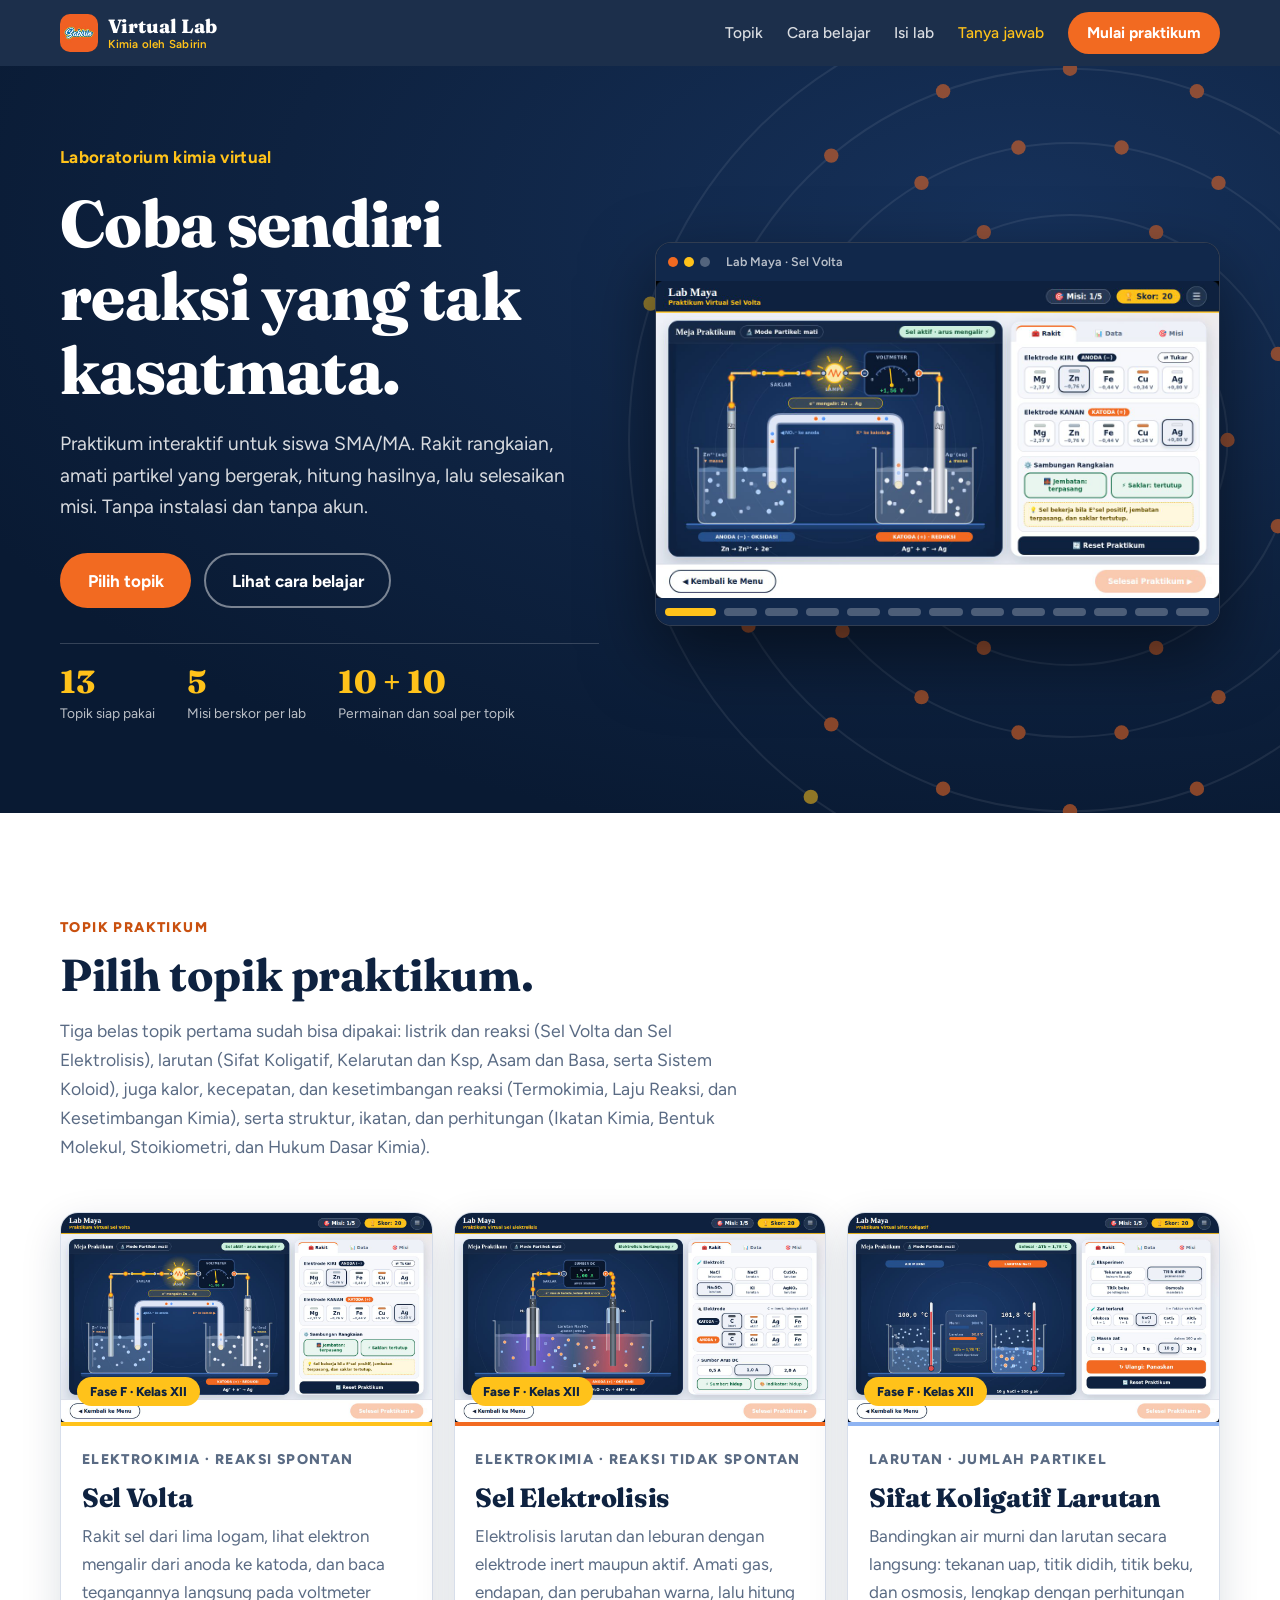
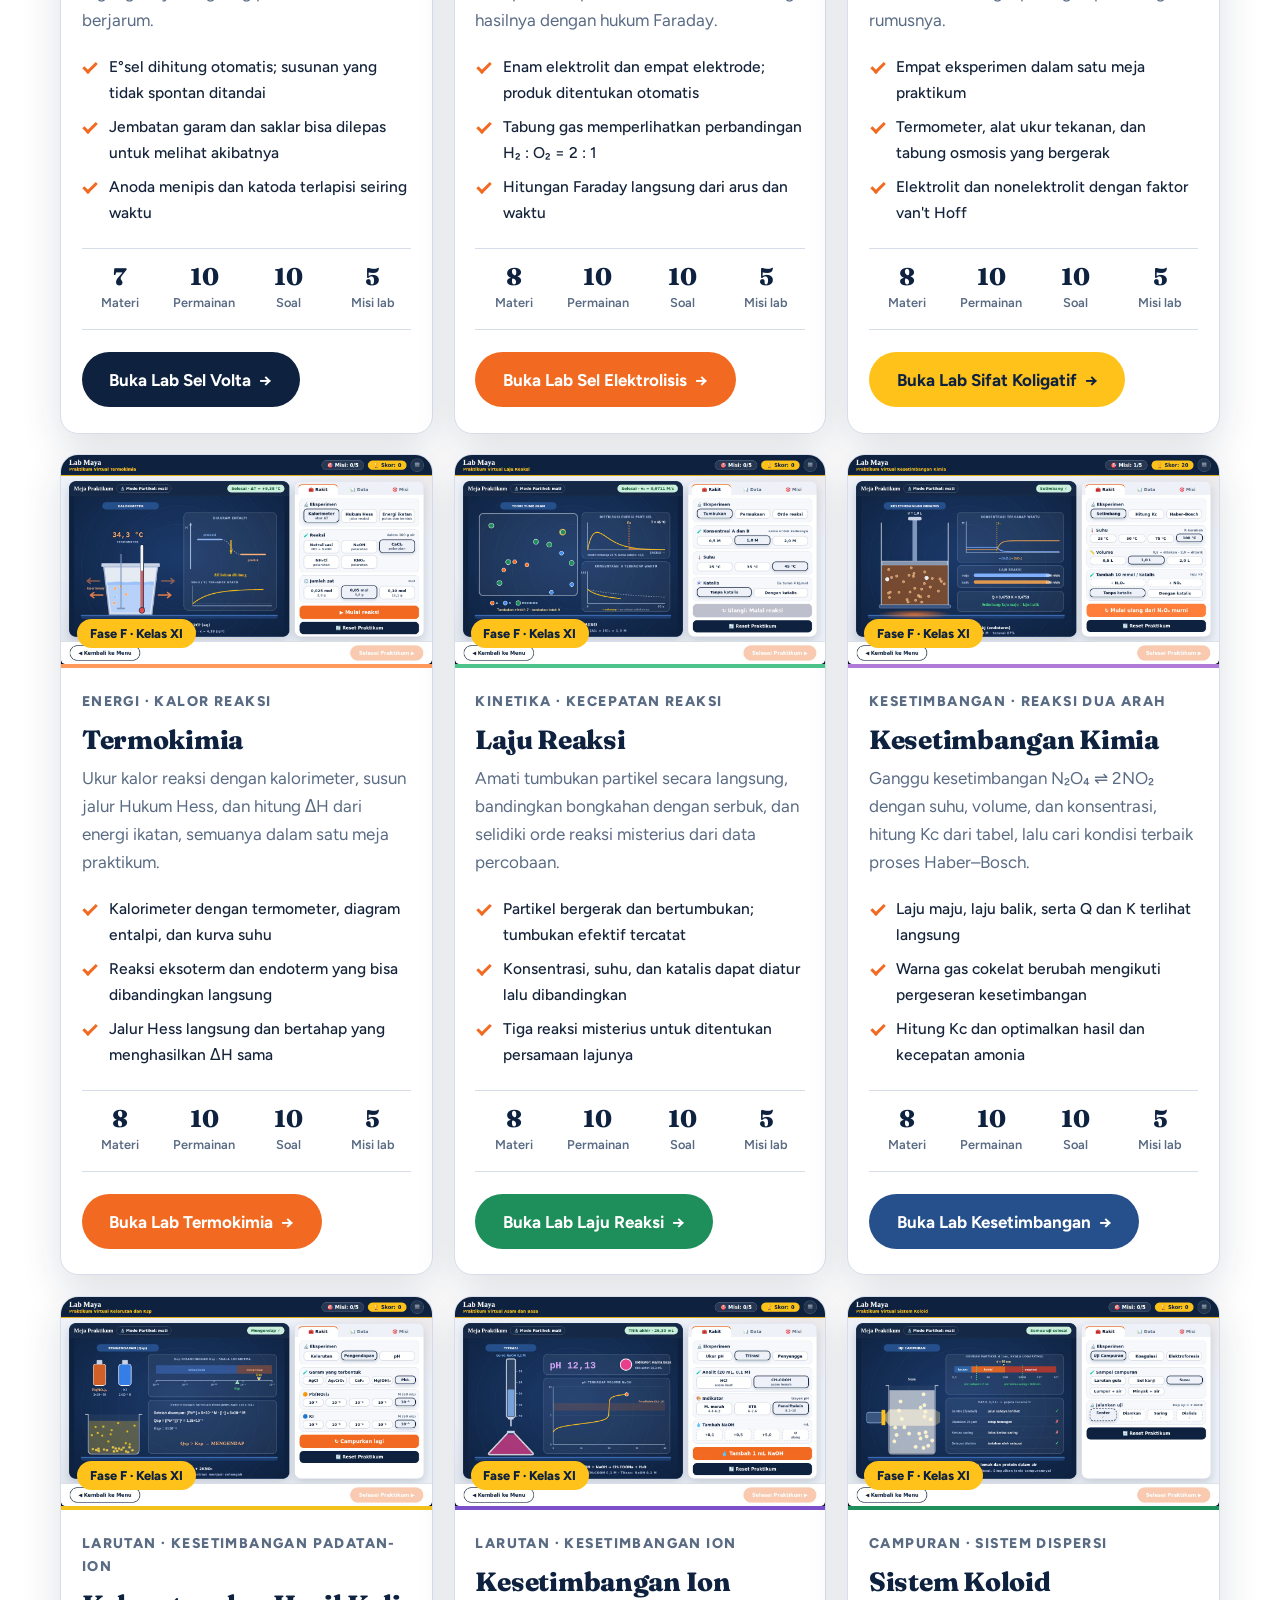
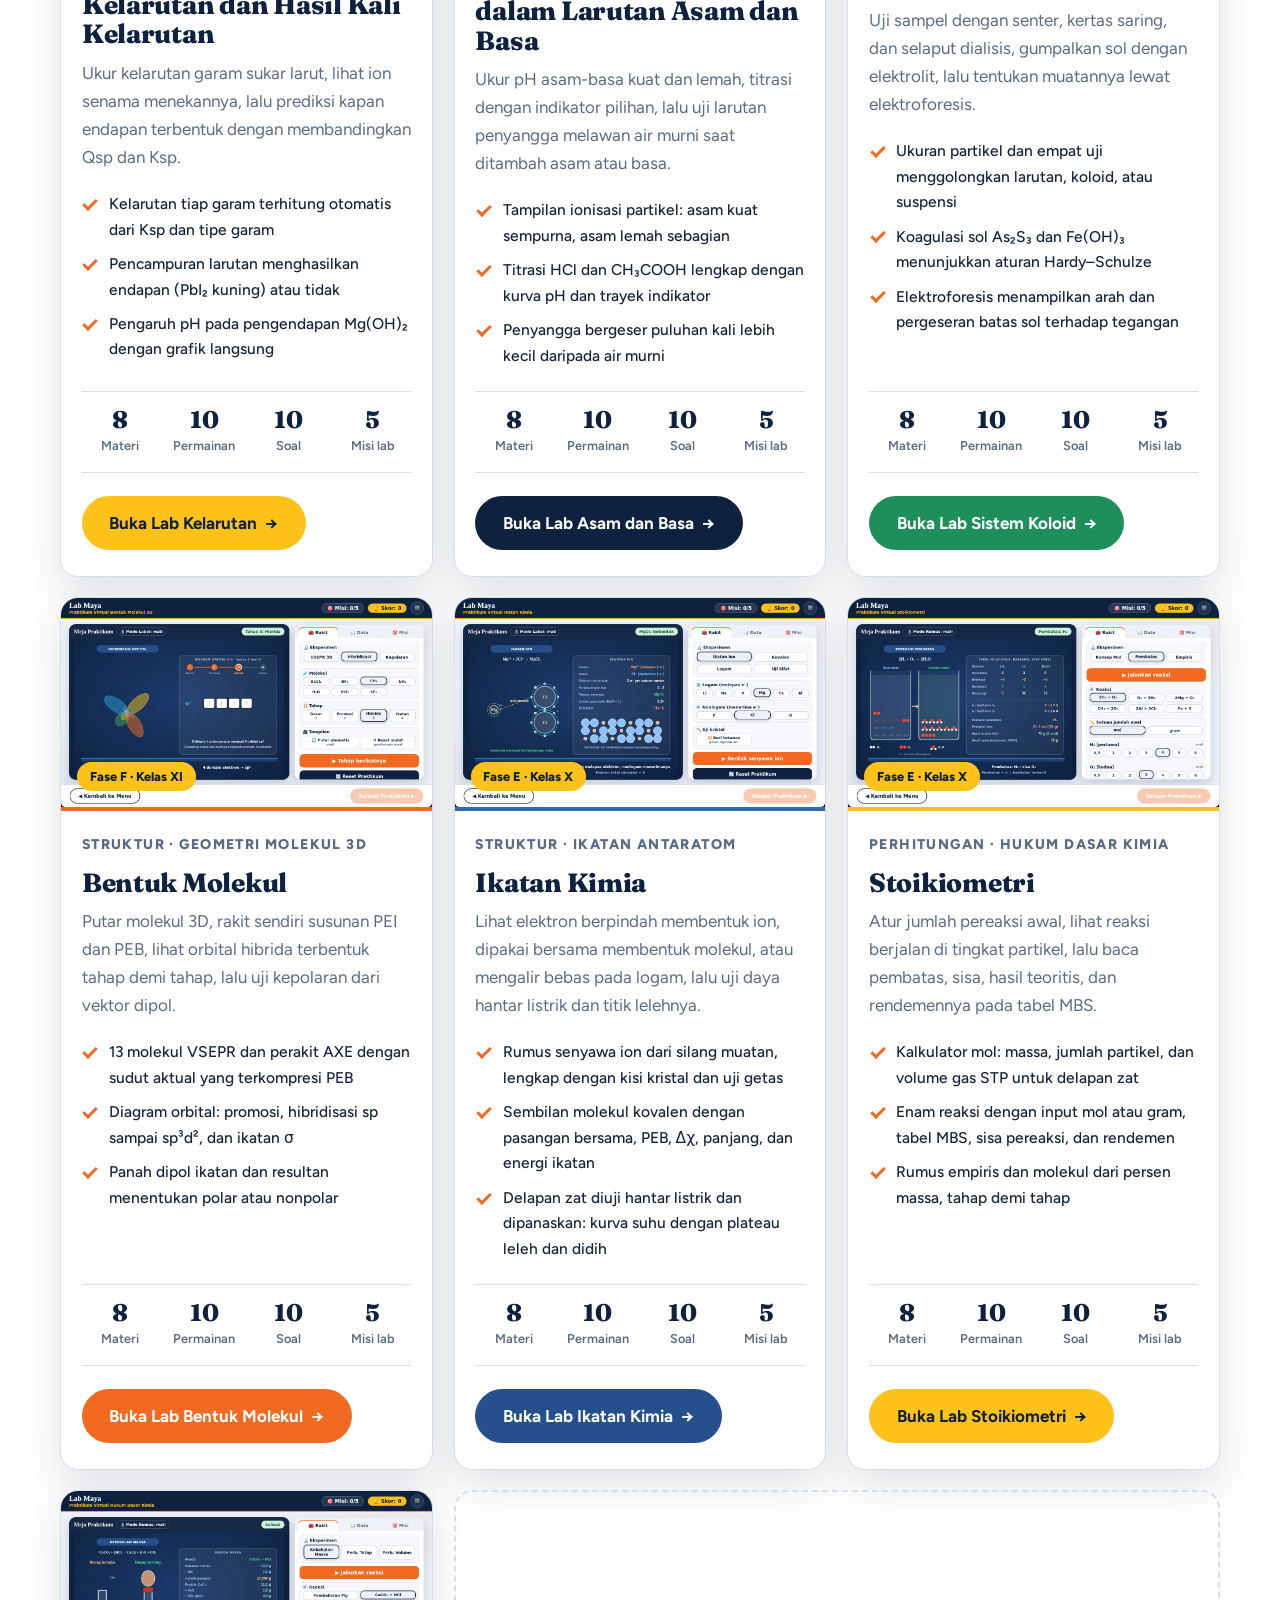
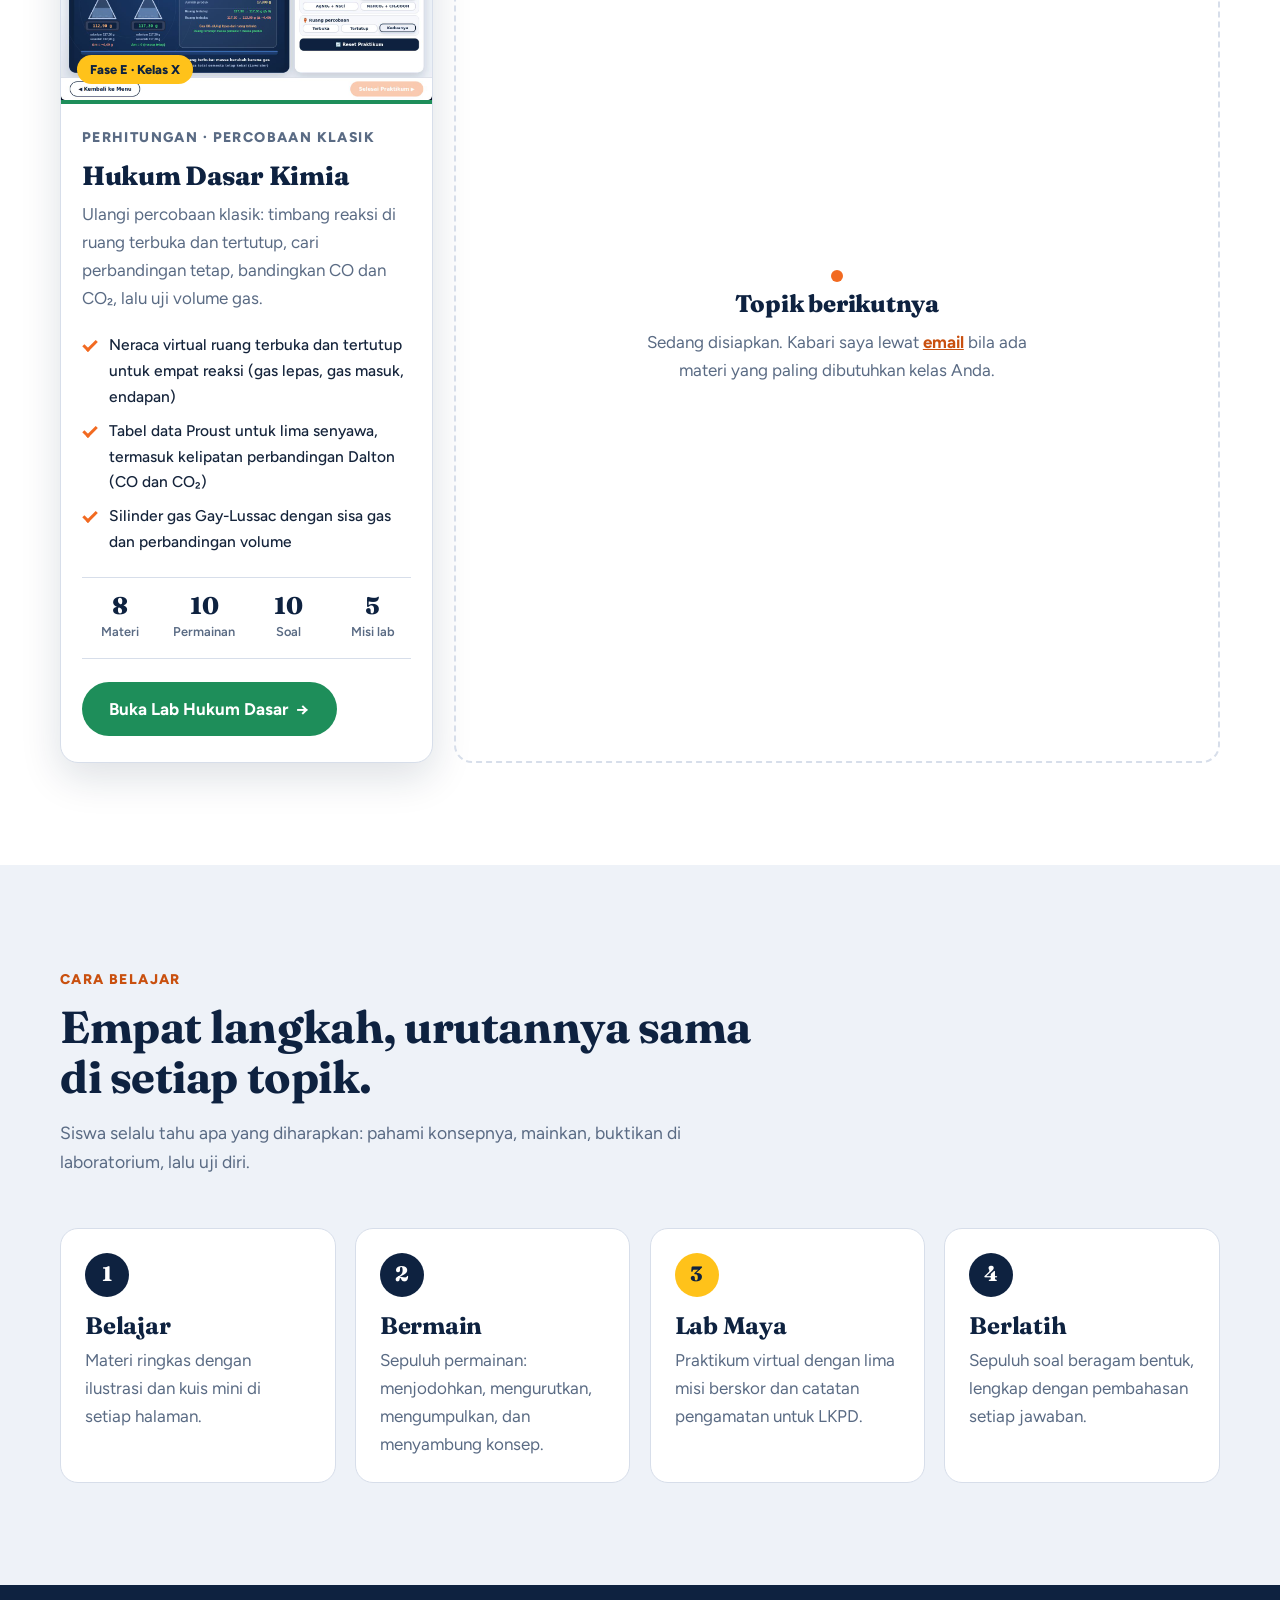
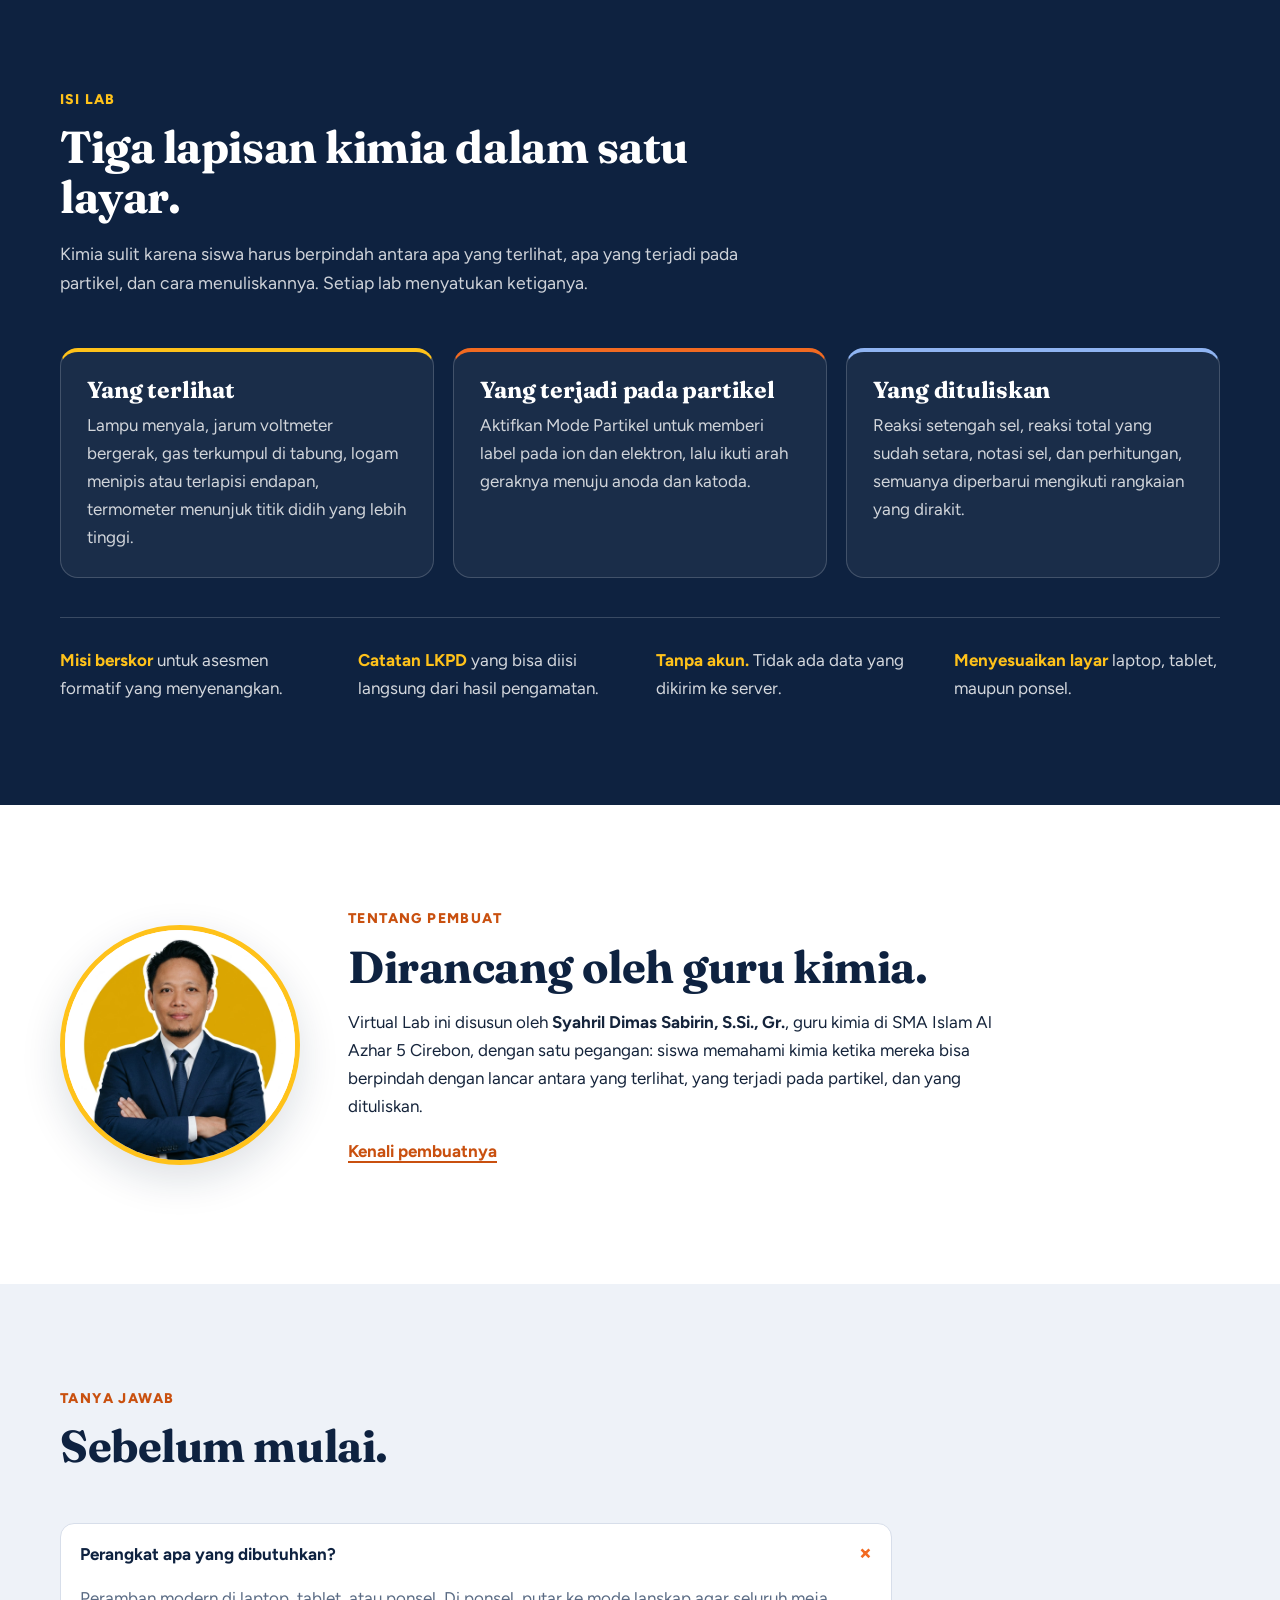
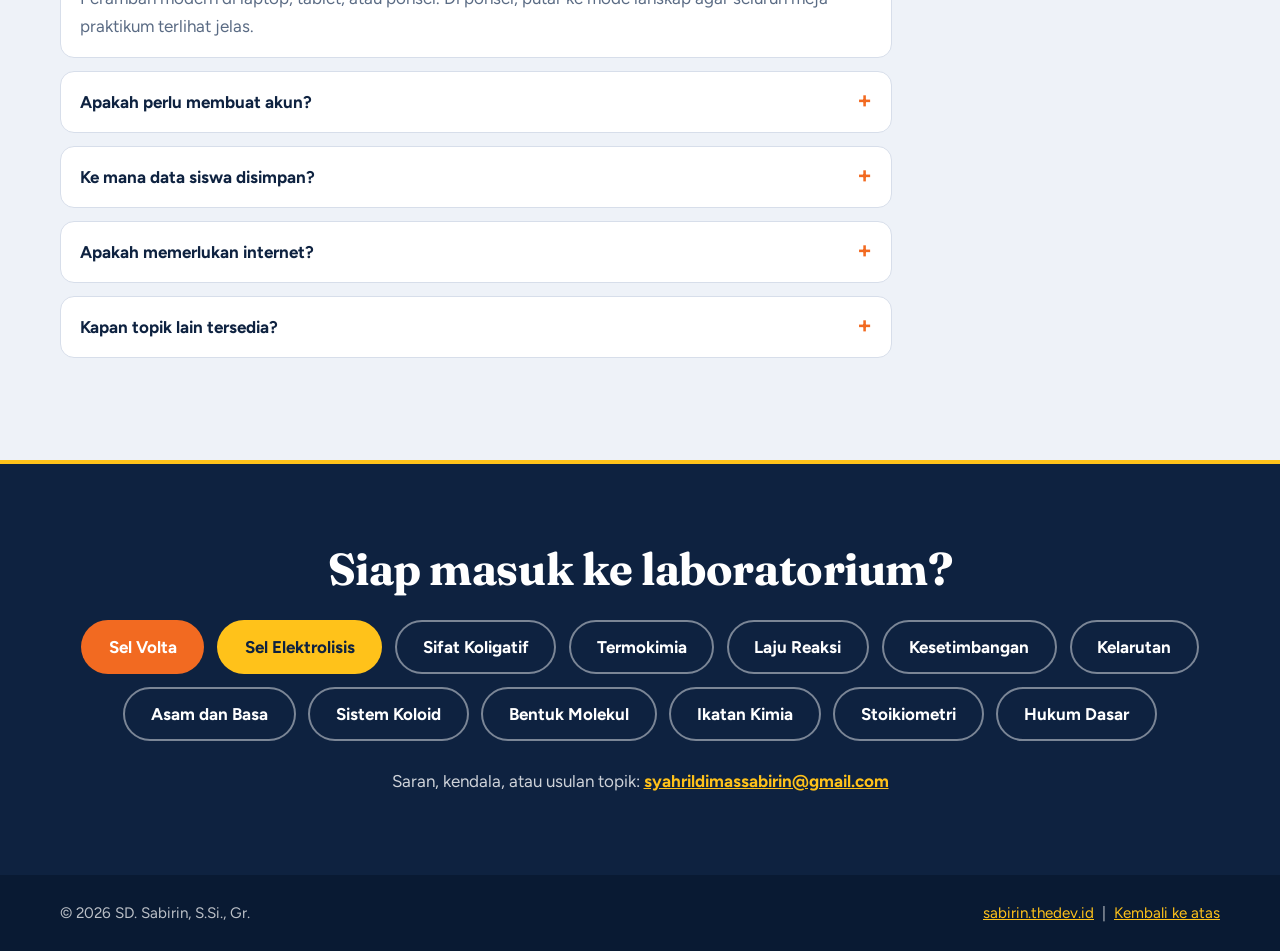
<file: index.html>
<!doctype html>
<html lang="id">
<head>
<meta charset="utf-8">
<meta name="viewport" content="width=device-width, initial-scale=1">
<title>Virtual Lab Kimia | Elektrokimia, Sifat Koligatif, Termokimia, Laju Reaksi, Kesetimbangan, dan Kelarutan</title>
<meta name="description" content="Praktikum kimia virtual interaktif untuk siswa SMA/MA: rakit sel Volta, lakukan elektrolisis, bandingkan sifat koligatif larutan, ukur kalor reaksi, selidiki laju, kesetimbangan, dan kelarutan, amati partikel, dan selesaikan misi. Tanpa instalasi, tanpa akun.">
<meta name="theme-color" content="#0E2240">
<link rel="icon" type="image/jpeg" href="assets/logo.jpg">
<meta property="og:type" content="website">
<meta property="og:locale" content="id_ID">
<meta property="og:title" content="Virtual Lab Kimia">
<meta property="og:description" content="Coba sendiri reaksi yang tak kasatmata: Lab Maya Sel Volta, Sel Elektrolisis, Sifat Koligatif, Termokimia, Laju Reaksi, Kesetimbangan Kimia, Kelarutan, Asam dan Basa, Sistem Koloid, Bentuk Molekul, Ikatan Kimia, Stoikiometri, dan Hukum Dasar Kimia.">
<link rel="preconnect" href="https://fonts.googleapis.com">
<link rel="preconnect" href="https://fonts.gstatic.com" crossorigin>
<link href="https://fonts.googleapis.com/css2?family=Fraunces:opsz,wght@9..144,500;9..144,700;9..144,800&family=Figtree:wght@400;500;600;700;800&display=swap" rel="stylesheet">
<link rel="stylesheet" href="styles.css">
<script>document.documentElement.classList.add('js')</script>
</head>
<body>
<a class="skip" href="#konten">Lewati ke konten utama</a>

<header class="site-header" id="top">
  <div class="wrap bar">
    <a class="brand" href="#top" aria-label="Virtual Lab Kimia, kembali ke atas">
      <img src="assets/logo.jpg" alt="" width="38" height="38">
      <span>Virtual Lab<small>Kimia oleh Sabirin</small></span>
    </a>
    <button class="menu-btn" type="button" aria-expanded="false" aria-controls="nav">
      <span class="sr">Menu</span>
      <svg viewBox="0 0 24 24" width="24" height="24" aria-hidden="true"><path d="M4 7h16M4 12h16M4 17h16" stroke="currentColor" stroke-width="2" stroke-linecap="round"/></svg>
    </button>
    <nav id="nav" aria-label="Navigasi utama">
      <ul>
        <li><a href="#topik">Topik</a></li>
        <li><a href="#cara">Cara belajar</a></li>
        <li><a href="#tiga-lapisan">Isi lab</a></li>
        <li><a href="#faq">Tanya jawab</a></li>
        <li><a class="nav-cta" href="#topik">Mulai praktikum</a></li>
      </ul>
    </nav>
  </div>
</header>

<main id="konten">

  <!-- HERO -->
  <section class="hero" aria-labelledby="judul">
    <svg class="hero-atom" viewBox="0 0 400 400" aria-hidden="true"><g class="shell s1"><circle cx="200" cy="200" r="70"/><circle class="e" cx="270.0" cy="200.0" r="3.2"/><circle class="e" cx="130.0" cy="200.0" r="3.2"/></g><g class="shell s2"><circle cx="200" cy="200" r="100"/><circle class="e" cx="292.4" cy="238.3" r="3.2"/><circle class="e" cx="238.3" cy="292.4" r="3.2"/><circle class="e" cx="161.7" cy="292.4" r="3.2"/><circle class="e" cx="107.6" cy="238.3" r="3.2"/><circle class="e" cx="107.6" cy="161.7" r="3.2"/><circle class="e" cx="161.7" cy="107.6" r="3.2"/><circle class="e" cx="238.3" cy="107.6" r="3.2"/><circle class="e" cx="292.4" cy="161.7" r="3.2"/></g><g class="shell s3"><circle cx="200" cy="200" r="132"/><circle class="e" cx="332.0" cy="200.0" r="3.2"/><circle class="e" cx="324.0" cy="245.1" r="3.2"/><circle class="e" cx="301.1" cy="284.8" r="3.2"/><circle class="e" cx="266.0" cy="314.3" r="3.2"/><circle class="e" cx="222.9" cy="330.0" r="3.2"/><circle class="e" cx="177.1" cy="330.0" r="3.2"/><circle class="e" cx="134.0" cy="314.3" r="3.2"/><circle class="e" cx="98.9" cy="284.8" r="3.2"/><circle class="e" cx="76.0" cy="245.1" r="3.2"/><circle class="e" cx="68.0" cy="200.0" r="3.2"/><circle class="e" cx="76.0" cy="154.9" r="3.2"/><circle class="e" cx="98.9" cy="115.2" r="3.2"/><circle class="e" cx="134.0" cy="85.7" r="3.2"/><circle class="e" cx="177.1" cy="70.0" r="3.2"/><circle class="e" cx="222.9" cy="70.0" r="3.2"/><circle class="e" cx="266.0" cy="85.7" r="3.2"/><circle class="e" cx="301.1" cy="115.2" r="3.2"/><circle class="e" cx="324.0" cy="154.9" r="3.2"/></g><g class="shell s4"><circle cx="200" cy="200" r="165"/><circle class="e" cx="362.5" cy="228.7" r="3.2"/><circle class="e" cx="342.9" cy="282.5" r="3.2"/><circle class="e" cx="306.1" cy="326.4" r="3.2"/><circle class="e" cx="256.4" cy="355.0" r="3.2"/><circle class="e" cx="200.0" cy="365.0" r="3.2"/><circle class="e" cx="143.6" cy="355.0" r="3.2"/><circle class="e" cx="93.9" cy="326.4" r="3.2"/><circle class="e" cx="57.1" cy="282.5" r="3.2"/><circle class="e" cx="37.5" cy="228.7" r="3.2"/><circle class="e" cx="37.5" cy="171.3" r="3.2"/><circle class="e" cx="57.1" cy="117.5" r="3.2"/><circle class="e" cx="93.9" cy="73.6" r="3.2"/><circle class="e" cx="143.6" cy="45.0" r="3.2"/><circle class="e" cx="200.0" cy="35.0" r="3.2"/><circle class="e" cx="256.4" cy="45.0" r="3.2"/><circle class="e" cx="306.1" cy="73.6" r="3.2"/><circle class="e" cx="342.9" cy="117.5" r="3.2"/><circle class="e" cx="362.5" cy="171.3" r="3.2"/></g><g class="shell s5"><circle cx="200" cy="200" r="196"/><circle class="e gold" cx="200.0" cy="4.0" r="3.2"/><circle class="e gold" cx="386.4" cy="139.4" r="3.2"/><circle class="e gold" cx="315.2" cy="358.6" r="3.2"/><circle class="e gold" cx="84.8" cy="358.6" r="3.2"/><circle class="e gold" cx="13.6" cy="139.4" r="3.2"/></g></svg>
    <div class="wrap hero-grid">
      <div class="hero-text">
        <p class="eyebrow">Laboratorium kimia virtual</p>
        <h1 id="judul">Coba sendiri reaksi yang tak kasatmata.</h1>
        <p class="lead">Praktikum interaktif untuk siswa SMA/MA. Rakit rangkaian, amati partikel yang bergerak, hitung hasilnya, lalu selesaikan misi. Tanpa instalasi dan tanpa akun.</p>
        <div class="actions">
          <a class="btn btn-primary" href="#topik">Pilih topik</a>
          <a class="btn btn-ghost" href="#cara">Lihat cara belajar</a>
        </div>
        <dl class="hero-stats">
          <div><dt>Topik siap pakai</dt><dd>13</dd></div>
          <div><dt>Misi berskor per lab</dt><dd>5</dd></div>
          <div><dt>Permainan dan soal per topik</dt><dd>10 + 10</dd></div>
        </dl>
      </div>

      <figure class="device" aria-label="Cuplikan tampilan Lab Maya">
        <div class="device-bar" aria-hidden="true"><i></i><i></i><i></i><span id="device-url">Lab Maya · Sel Volta</span></div>
        <div class="slides" id="slides">
          <img class="slide on" src="assets/preview-volta.jpg" width="1280" height="720" alt="Lab Maya Sel Volta: sel Zn dan Ag menyala dengan voltmeter menunjuk 1,56 volt">
          <img class="slide" src="assets/preview-elektrolisis.jpg" width="1280" height="720" alt="Lab Maya Sel Elektrolisis: elektrolisis larutan Na₂SO₄ dengan tabung gas H₂ dan O₂" loading="lazy">
          <img class="slide" src="assets/preview-koligatif.jpg" width="1280" height="720" alt="Lab Maya Sifat Koligatif: air murni mendidih 100,0 °C dan larutan NaCl mendidih 101,8 °C" loading="lazy">
          <img class="slide" src="assets/preview-termokimia.jpg" width="1280" height="720" alt="Lab Maya Termokimia: kalorimeter dengan termometer, diagram entalpi, dan kurva suhu" loading="lazy">
          <img class="slide" src="assets/preview-lajureaksi.jpg" width="1280" height="720" alt="Lab Maya Laju Reaksi: partikel bertumbukan dalam wadah, distribusi energi, dan kurva konsentrasi terhadap waktu" loading="lazy">
          <img class="slide" src="assets/preview-kesetimbangan.jpg" width="1280" height="720" alt="Lab Maya Kesetimbangan Kimia: silinder gas NO₂ cokelat, grafik konsentrasi, dan laju maju sama dengan laju balik" loading="lazy">
          <img class="slide" src="assets/preview-kelarutan.jpg" width="1280" height="720" alt="Lab Maya Kelarutan: pencampuran Pb(NO₃)₂ dan KI menghasilkan endapan kuning PbI₂ dengan Qsp lebih besar dari Ksp" loading="lazy">
          <img class="slide" src="assets/preview-asam-basa.jpg" width="1280" height="720" alt="Lab Maya Asam dan Basa: titrasi CH₃COOH dengan NaOH, labu merah muda, dan kurva pH yang melonjak di titik ekuivalen" loading="lazy">
          <img class="slide" src="assets/preview-sistem-koloid.jpg" width="1280" height="720" alt="Lab Maya Sistem Koloid: senter menembus gelas susu sehingga jalur cahaya terlihat, dengan skala ukuran partikel dan hasil empat uji" loading="lazy">
          <img class="slide" src="assets/preview-bentuk-molekul.jpg" width="1280" height="720" alt="Lab Maya Bentuk Molekul 3D: empat orbital hibrida sp³ pada metana dan diagram orbital hibridisasi" loading="lazy">
          <img class="slide" src="assets/preview-ikatan-kimia.jpg" width="1280" height="720" alt="Lab Maya Ikatan Kimia: Mg melepas dua elektron kepada dua Cl membentuk MgCl₂ beserta kisi kristal dan data sifat" loading="lazy">
          <img class="slide" src="assets/preview-stoikiometri.jpg" width="1280" height="720" alt="Lab Maya Stoikiometri: 4 mol H₂ dan 3 mol O₂, tabel mula-mula bereaksi sisa, H₂ sebagai pereaksi pembatas" loading="lazy">
          <img class="slide" src="assets/preview-hukum-dasar-kimia.jpg" width="1280" height="720" alt="Lab Maya Hukum Dasar Kimia: neraca ruang terbuka menunjukkan 112,90 g dan ruang tertutup 117,30 g pada reaksi CaCO₃ dengan HCl" loading="lazy">
        </div>
        <figcaption class="dots" role="tablist" aria-label="Pilih cuplikan">
          <button type="button" role="tab" class="dot on" aria-selected="true" data-i="0" data-url="Lab Maya · Sel Volta"><span class="sr">Sel Volta</span></button>
          <button type="button" role="tab" class="dot" aria-selected="false" data-i="1" data-url="Lab Maya · Sel Elektrolisis"><span class="sr">Sel Elektrolisis</span></button>
          <button type="button" role="tab" class="dot" aria-selected="false" data-i="2" data-url="Lab Maya · Sifat Koligatif"><span class="sr">Sifat Koligatif</span></button>
          <button type="button" role="tab" class="dot" aria-selected="false" data-i="3" data-url="Lab Maya · Termokimia"><span class="sr">Termokimia</span></button>
          <button type="button" role="tab" class="dot" aria-selected="false" data-i="4" data-url="Lab Maya · Laju Reaksi"><span class="sr">Laju Reaksi</span></button>
          <button type="button" role="tab" class="dot" aria-selected="false" data-i="5" data-url="Lab Maya · Kesetimbangan Kimia"><span class="sr">Kesetimbangan Kimia</span></button>
          <button type="button" role="tab" class="dot" aria-selected="false" data-i="6" data-url="Lab Maya · Kelarutan dan Ksp"><span class="sr">Kelarutan dan Ksp</span></button>
          <button type="button" role="tab" class="dot" aria-selected="false" data-i="7" data-url="Lab Maya · Asam dan Basa"><span class="sr">Asam dan Basa</span></button>
          <button type="button" role="tab" class="dot" aria-selected="false" data-i="8" data-url="Lab Maya · Sistem Koloid"><span class="sr">Sistem Koloid</span></button>
          <button type="button" role="tab" class="dot" aria-selected="false" data-i="9" data-url="Lab Maya · Bentuk Molekul"><span class="sr">Bentuk Molekul</span></button>
          <button type="button" role="tab" class="dot" aria-selected="false" data-i="10" data-url="Lab Maya · Ikatan Kimia"><span class="sr">Ikatan Kimia</span></button>
          <button type="button" role="tab" class="dot" aria-selected="false" data-i="11" data-url="Lab Maya · Stoikiometri"><span class="sr">Stoikiometri</span></button>
          <button type="button" role="tab" class="dot" aria-selected="false" data-i="12" data-url="Lab Maya · Hukum Dasar Kimia"><span class="sr">Hukum Dasar Kimia</span></button>
        </figcaption>
      </figure>
    </div>
  </section>

  <!-- TOPIK -->
  <section class="section" id="topik" aria-labelledby="h-topik">
    <div class="wrap">
      <div class="sec-head reveal">
        <p class="kicker">Topik praktikum</p>
        <h2 id="h-topik">Pilih topik praktikum.</h2>
        <p class="sec-lead">Tiga belas topik pertama sudah bisa dipakai: listrik dan reaksi (Sel Volta dan Sel Elektrolisis), larutan (Sifat Koligatif, Kelarutan dan Ksp, Asam dan Basa, serta Sistem Koloid), juga kalor, kecepatan, dan kesetimbangan reaksi (Termokimia, Laju Reaksi, dan Kesetimbangan Kimia), serta struktur, ikatan, dan perhitungan (Ikatan Kimia, Bentuk Molekul, Stoikiometri, dan Hukum Dasar Kimia).</p>
      </div>

      <div class="topics">

        <article class="topic t-volta reveal">
          <a class="topic-img" href="sel-volta/index.html" tabindex="-1" aria-hidden="true">
            <img src="assets/preview-volta.jpg" width="1280" height="720" alt="" loading="lazy">
            <span class="tag">Fase F · Kelas XII</span>
          </a>
          <div class="topic-body">
            <p class="kicker">Elektrokimia · reaksi spontan</p>
            <h3>Sel Volta</h3>
            <p>Rakit sel dari lima logam, lihat elektron mengalir dari anoda ke katoda, dan baca tegangannya langsung pada voltmeter berjarum.</p>
            <ul class="ticks">
              <li>E°sel dihitung otomatis; susunan yang tidak spontan ditandai</li>
              <li>Jembatan garam dan saklar bisa dilepas untuk melihat akibatnya</li>
              <li>Anoda menipis dan katoda terlapisi seiring waktu</li>
            </ul>
            <dl class="stats">
              <div><dt>Materi</dt><dd>7</dd></div>
              <div><dt>Permainan</dt><dd>10</dd></div>
              <div><dt>Soal</dt><dd>10</dd></div>
              <div><dt>Misi lab</dt><dd>5</dd></div>
            </dl>
            <a class="btn btn-navy" href="sel-volta/index.html">Buka Lab Sel Volta <span aria-hidden="true">→</span></a>
          </div>
        </article>

        <article class="topic t-elektrolisis reveal">
          <a class="topic-img" href="sel-elektrolisis/index.html" tabindex="-1" aria-hidden="true">
            <img src="assets/preview-elektrolisis.jpg" width="1280" height="720" alt="" loading="lazy">
            <span class="tag">Fase F · Kelas XII</span>
          </a>
          <div class="topic-body">
            <p class="kicker">Elektrokimia · reaksi tidak spontan</p>
            <h3>Sel Elektrolisis</h3>
            <p>Elektrolisis larutan dan leburan dengan elektrode inert maupun aktif. Amati gas, endapan, dan perubahan warna, lalu hitung hasilnya dengan hukum Faraday.</p>
            <ul class="ticks">
              <li>Enam elektrolit dan empat elektrode; produk ditentukan otomatis</li>
              <li>Tabung gas memperlihatkan perbandingan H₂&nbsp;:&nbsp;O₂ = 2&nbsp;:&nbsp;1</li>
              <li>Hitungan Faraday langsung dari arus dan waktu</li>
            </ul>
            <dl class="stats">
              <div><dt>Materi</dt><dd>8</dd></div>
              <div><dt>Permainan</dt><dd>10</dd></div>
              <div><dt>Soal</dt><dd>10</dd></div>
              <div><dt>Misi lab</dt><dd>5</dd></div>
            </dl>
            <a class="btn btn-orange" href="sel-elektrolisis/index.html">Buka Lab Sel Elektrolisis <span aria-hidden="true">→</span></a>
          </div>
        </article>


        <article class="topic t-koligatif reveal">
          <a class="topic-img" href="sifat-koligatif/index.html" tabindex="-1" aria-hidden="true">
            <img src="assets/preview-koligatif.jpg" width="1280" height="720" alt="" loading="lazy">
            <span class="tag">Fase F · Kelas XII</span>
          </a>
          <div class="topic-body">
            <p class="kicker">Larutan · jumlah partikel</p>
            <h3>Sifat Koligatif Larutan</h3>
            <p>Bandingkan air murni dan larutan secara langsung: tekanan uap, titik didih, titik beku, dan osmosis, lengkap dengan perhitungan rumusnya.</p>
            <ul class="ticks">
              <li>Empat eksperimen dalam satu meja praktikum</li>
              <li>Termometer, alat ukur tekanan, dan tabung osmosis yang bergerak</li>
              <li>Elektrolit dan nonelektrolit dengan faktor van't&nbsp;Hoff</li>
            </ul>
            <dl class="stats">
              <div><dt>Materi</dt><dd>8</dd></div>
              <div><dt>Permainan</dt><dd>10</dd></div>
              <div><dt>Soal</dt><dd>10</dd></div>
              <div><dt>Misi lab</dt><dd>5</dd></div>
            </dl>
            <a class="btn btn-gold" href="sifat-koligatif/index.html">Buka Lab Sifat Koligatif <span aria-hidden="true">→</span></a>
          </div>
        </article>

        <article class="topic t-termo reveal">
          <a class="topic-img" href="termokimia/index.html" tabindex="-1" aria-hidden="true">
            <img src="assets/preview-termokimia.jpg" width="1280" height="720" alt="" loading="lazy">
            <span class="tag">Fase F · Kelas XI</span>
          </a>
          <div class="topic-body">
            <p class="kicker">Energi · kalor reaksi</p>
            <h3>Termokimia</h3>
            <p>Ukur kalor reaksi dengan kalorimeter, susun jalur Hukum Hess, dan hitung ΔH dari energi ikatan, semuanya dalam satu meja praktikum.</p>
            <ul class="ticks">
              <li>Kalorimeter dengan termometer, diagram entalpi, dan kurva suhu</li>
              <li>Reaksi eksoterm dan endoterm yang bisa dibandingkan langsung</li>
              <li>Jalur Hess langsung dan bertahap yang menghasilkan ΔH sama</li>
            </ul>
            <dl class="stats">
              <div><dt>Materi</dt><dd>8</dd></div>
              <div><dt>Permainan</dt><dd>10</dd></div>
              <div><dt>Soal</dt><dd>10</dd></div>
              <div><dt>Misi lab</dt><dd>5</dd></div>
            </dl>
            <a class="btn btn-orange" href="termokimia/index.html">Buka Lab Termokimia <span aria-hidden="true">→</span></a>
          </div>
        </article>

        <article class="topic t-laju reveal">
          <a class="topic-img" href="laju-reaksi/index.html" tabindex="-1" aria-hidden="true">
            <img src="assets/preview-lajureaksi.jpg" width="1280" height="720" alt="" loading="lazy">
            <span class="tag">Fase F · Kelas XI</span>
          </a>
          <div class="topic-body">
            <p class="kicker">Kinetika · kecepatan reaksi</p>
            <h3>Laju Reaksi</h3>
            <p>Amati tumbukan partikel secara langsung, bandingkan bongkahan dengan serbuk, dan selidiki orde reaksi misterius dari data percobaan.</p>
            <ul class="ticks">
              <li>Partikel bergerak dan bertumbukan; tumbukan efektif tercatat</li>
              <li>Konsentrasi, suhu, dan katalis dapat diatur lalu dibandingkan</li>
              <li>Tiga reaksi misterius untuk ditentukan persamaan lajunya</li>
            </ul>
            <dl class="stats">
              <div><dt>Materi</dt><dd>8</dd></div>
              <div><dt>Permainan</dt><dd>10</dd></div>
              <div><dt>Soal</dt><dd>10</dd></div>
              <div><dt>Misi lab</dt><dd>5</dd></div>
            </dl>
            <a class="btn btn-green" href="laju-reaksi/index.html">Buka Lab Laju Reaksi <span aria-hidden="true">→</span></a>
          </div>
        </article>

        <article class="topic t-setimbang reveal">
          <a class="topic-img" href="kesetimbangan/index.html" tabindex="-1" aria-hidden="true">
            <img src="assets/preview-kesetimbangan.jpg" width="1280" height="720" alt="" loading="lazy">
            <span class="tag">Fase F · Kelas XI</span>
          </a>
          <div class="topic-body">
            <p class="kicker">Kesetimbangan · reaksi dua arah</p>
            <h3>Kesetimbangan Kimia</h3>
            <p>Ganggu kesetimbangan N₂O₄ ⇌ 2NO₂ dengan suhu, volume, dan konsentrasi, hitung Kc dari tabel, lalu cari kondisi terbaik proses Haber–Bosch.</p>
            <ul class="ticks">
              <li>Laju maju, laju balik, serta Q dan K terlihat langsung</li>
              <li>Warna gas cokelat berubah mengikuti pergeseran kesetimbangan</li>
              <li>Hitung Kc dan optimalkan hasil dan kecepatan amonia</li>
            </ul>
            <dl class="stats">
              <div><dt>Materi</dt><dd>8</dd></div>
              <div><dt>Permainan</dt><dd>10</dd></div>
              <div><dt>Soal</dt><dd>10</dd></div>
              <div><dt>Misi lab</dt><dd>5</dd></div>
            </dl>
            <a class="btn btn-blue" href="kesetimbangan/index.html">Buka Lab Kesetimbangan <span aria-hidden="true">→</span></a>
          </div>
        </article>

        <article class="topic t-ksp reveal">
          <a class="topic-img" href="kelarutan/index.html" tabindex="-1" aria-hidden="true">
            <img src="assets/preview-kelarutan.jpg" width="1280" height="720" alt="" loading="lazy">
            <span class="tag">Fase F · Kelas XI</span>
          </a>
          <div class="topic-body">
            <p class="kicker">Larutan · kesetimbangan padatan-ion</p>
            <h3>Kelarutan dan Hasil Kali Kelarutan</h3>
            <p>Ukur kelarutan garam sukar larut, lihat ion senama menekannya, lalu prediksi kapan endapan terbentuk dengan membandingkan Qsp dan Ksp.</p>
            <ul class="ticks">
              <li>Kelarutan tiap garam terhitung otomatis dari Ksp dan tipe garam</li>
              <li>Pencampuran larutan menghasilkan endapan (PbI₂ kuning) atau tidak</li>
              <li>Pengaruh pH pada pengendapan Mg(OH)₂ dengan grafik langsung</li>
            </ul>
            <dl class="stats">
              <div><dt>Materi</dt><dd>8</dd></div>
              <div><dt>Permainan</dt><dd>10</dd></div>
              <div><dt>Soal</dt><dd>10</dd></div>
              <div><dt>Misi lab</dt><dd>5</dd></div>
            </dl>
            <a class="btn btn-gold" href="kelarutan/index.html">Buka Lab Kelarutan <span aria-hidden="true">→</span></a>
          </div>
        </article>

        <article class="topic t-ab reveal">
          <a class="topic-img" href="asam-basa/index.html" tabindex="-1" aria-hidden="true">
            <img src="assets/preview-asam-basa.jpg" width="1280" height="720" alt="" loading="lazy">
            <span class="tag">Fase F · Kelas XI</span>
          </a>
          <div class="topic-body">
            <p class="kicker">Larutan · kesetimbangan ion</p>
            <h3>Kesetimbangan Ion dalam Larutan Asam dan Basa</h3>
            <p>Ukur pH asam-basa kuat dan lemah, titrasi dengan indikator pilihan, lalu uji larutan penyangga melawan air murni saat ditambah asam atau basa.</p>
            <ul class="ticks">
              <li>Tampilan ionisasi partikel: asam kuat sempurna, asam lemah sebagian</li>
              <li>Titrasi HCl dan CH₃COOH lengkap dengan kurva pH dan trayek indikator</li>
              <li>Penyangga bergeser puluhan kali lebih kecil daripada air murni</li>
            </ul>
            <dl class="stats">
              <div><dt>Materi</dt><dd>8</dd></div>
              <div><dt>Permainan</dt><dd>10</dd></div>
              <div><dt>Soal</dt><dd>10</dd></div>
              <div><dt>Misi lab</dt><dd>5</dd></div>
            </dl>
            <a class="btn btn-navy" href="asam-basa/index.html">Buka Lab Asam dan Basa <span aria-hidden="true">→</span></a>
          </div>
        </article>

        <article class="topic t-kol reveal">
          <a class="topic-img" href="sistem-koloid/index.html" tabindex="-1" aria-hidden="true">
            <img src="assets/preview-sistem-koloid.jpg" width="1280" height="720" alt="" loading="lazy">
            <span class="tag">Fase F · Kelas XI</span>
          </a>
          <div class="topic-body">
            <p class="kicker">Campuran · sistem dispersi</p>
            <h3>Sistem Koloid</h3>
            <p>Uji sampel dengan senter, kertas saring, dan selaput dialisis, gumpalkan sol dengan elektrolit, lalu tentukan muatannya lewat elektroforesis.</p>
            <ul class="ticks">
              <li>Ukuran partikel dan empat uji menggolongkan larutan, koloid, atau suspensi</li>
              <li>Koagulasi sol As₂S₃ dan Fe(OH)₃ menunjukkan aturan Hardy–Schulze</li>
              <li>Elektroforesis menampilkan arah dan pergeseran batas sol terhadap tegangan</li>
            </ul>
            <dl class="stats">
              <div><dt>Materi</dt><dd>8</dd></div>
              <div><dt>Permainan</dt><dd>10</dd></div>
              <div><dt>Soal</dt><dd>10</dd></div>
              <div><dt>Misi lab</dt><dd>5</dd></div>
            </dl>
            <a class="btn btn-green" href="sistem-koloid/index.html">Buka Lab Sistem Koloid <span aria-hidden="true">→</span></a>
          </div>
        </article>

        <article class="topic t-bm reveal">
          <a class="topic-img" href="bentuk-molekul/index.html" tabindex="-1" aria-hidden="true">
            <img src="assets/preview-bentuk-molekul.jpg" width="1280" height="720" alt="" loading="lazy">
            <span class="tag">Fase F · Kelas XI</span>
          </a>
          <div class="topic-body">
            <p class="kicker">Struktur · geometri molekul 3D</p>
            <h3>Bentuk Molekul</h3>
            <p>Putar molekul 3D, rakit sendiri susunan PEI dan PEB, lihat orbital hibrida terbentuk tahap demi tahap, lalu uji kepolaran dari vektor dipol.</p>
            <ul class="ticks">
              <li>13 molekul VSEPR dan perakit AXE dengan sudut aktual yang terkompresi PEB</li>
              <li>Diagram orbital: promosi, hibridisasi sp sampai sp³d², dan ikatan σ</li>
              <li>Panah dipol ikatan dan resultan menentukan polar atau nonpolar</li>
            </ul>
            <dl class="stats">
              <div><dt>Materi</dt><dd>8</dd></div>
              <div><dt>Permainan</dt><dd>10</dd></div>
              <div><dt>Soal</dt><dd>10</dd></div>
              <div><dt>Misi lab</dt><dd>5</dd></div>
            </dl>
            <a class="btn btn-orange" href="bentuk-molekul/index.html">Buka Lab Bentuk Molekul <span aria-hidden="true">→</span></a>
          </div>
        </article>

        <article class="topic t-ik reveal">
          <a class="topic-img" href="ikatan-kimia/index.html" tabindex="-1" aria-hidden="true">
            <img src="assets/preview-ikatan-kimia.jpg" width="1280" height="720" alt="" loading="lazy">
            <span class="tag">Fase E · Kelas X</span>
          </a>
          <div class="topic-body">
            <p class="kicker">Struktur · ikatan antaratom</p>
            <h3>Ikatan Kimia</h3>
            <p>Lihat elektron berpindah membentuk ion, dipakai bersama membentuk molekul, atau mengalir bebas pada logam, lalu uji daya hantar listrik dan titik lelehnya.</p>
            <ul class="ticks">
              <li>Rumus senyawa ion dari silang muatan, lengkap dengan kisi kristal dan uji getas</li>
              <li>Sembilan molekul kovalen dengan pasangan bersama, PEB, Δχ, panjang, dan energi ikatan</li>
              <li>Delapan zat diuji hantar listrik dan dipanaskan: kurva suhu dengan plateau leleh dan didih</li>
            </ul>
            <dl class="stats">
              <div><dt>Materi</dt><dd>8</dd></div>
              <div><dt>Permainan</dt><dd>10</dd></div>
              <div><dt>Soal</dt><dd>10</dd></div>
              <div><dt>Misi lab</dt><dd>5</dd></div>
            </dl>
            <a class="btn btn-blue" href="ikatan-kimia/index.html">Buka Lab Ikatan Kimia <span aria-hidden="true">→</span></a>
          </div>
        </article>

        <article class="topic t-st reveal">
          <a class="topic-img" href="stoikiometri/index.html" tabindex="-1" aria-hidden="true">
            <img src="assets/preview-stoikiometri.jpg" width="1280" height="720" alt="" loading="lazy">
            <span class="tag">Fase E · Kelas X</span>
          </a>
          <div class="topic-body">
            <p class="kicker">Perhitungan · hukum dasar kimia</p>
            <h3>Stoikiometri</h3>
            <p>Atur jumlah pereaksi awal, lihat reaksi berjalan di tingkat partikel, lalu baca pembatas, sisa, hasil teoritis, dan rendemennya pada tabel MBS.</p>
            <ul class="ticks">
              <li>Kalkulator mol: massa, jumlah partikel, dan volume gas STP untuk delapan zat</li>
              <li>Enam reaksi dengan input mol atau gram, tabel MBS, sisa pereaksi, dan rendemen</li>
              <li>Rumus empiris dan molekul dari persen massa, tahap demi tahap</li>
            </ul>
            <dl class="stats">
              <div><dt>Materi</dt><dd>8</dd></div>
              <div><dt>Permainan</dt><dd>10</dd></div>
              <div><dt>Soal</dt><dd>10</dd></div>
              <div><dt>Misi lab</dt><dd>5</dd></div>
            </dl>
            <a class="btn btn-gold" href="stoikiometri/index.html">Buka Lab Stoikiometri <span aria-hidden="true">→</span></a>
          </div>
        </article>

        <article class="topic t-hk reveal">
          <a class="topic-img" href="hukum-dasar-kimia/index.html" tabindex="-1" aria-hidden="true">
            <img src="assets/preview-hukum-dasar-kimia.jpg" width="1280" height="720" alt="" loading="lazy">
            <span class="tag">Fase E · Kelas X</span>
          </a>
          <div class="topic-body">
            <p class="kicker">Perhitungan · percobaan klasik</p>
            <h3>Hukum Dasar Kimia</h3>
            <p>Ulangi percobaan klasik: timbang reaksi di ruang terbuka dan tertutup, cari perbandingan tetap, bandingkan CO dan CO₂, lalu uji volume gas.</p>
            <ul class="ticks">
              <li>Neraca virtual ruang terbuka dan tertutup untuk empat reaksi (gas lepas, gas masuk, endapan)</li>
              <li>Tabel data Proust untuk lima senyawa, termasuk kelipatan perbandingan Dalton (CO dan CO₂)</li>
              <li>Silinder gas Gay-Lussac dengan sisa gas dan perbandingan volume</li>
            </ul>
            <dl class="stats">
              <div><dt>Materi</dt><dd>8</dd></div>
              <div><dt>Permainan</dt><dd>10</dd></div>
              <div><dt>Soal</dt><dd>10</dd></div>
              <div><dt>Misi lab</dt><dd>5</dd></div>
            </dl>
            <a class="btn btn-green" href="hukum-dasar-kimia/index.html">Buka Lab Hukum Dasar <span aria-hidden="true">→</span></a>
          </div>
        </article>

        <aside class="topic topic-soon reveal" aria-label="Topik berikutnya">
          <span class="dot-pulse" aria-hidden="true"></span>
          <h3>Topik berikutnya</h3>
          <p>Sedang disiapkan. Kabari saya lewat <a href="#kontak">email</a> bila ada materi yang paling dibutuhkan kelas Anda.</p>
        </aside>
      </div>
    </div>
  </section>

  <!-- CARA BELAJAR -->
  <section class="section section-tint" id="cara" aria-labelledby="h-cara">
    <div class="wrap">
      <div class="sec-head reveal">
        <p class="kicker">Cara belajar</p>
        <h2 id="h-cara">Empat langkah, urutannya sama di setiap topik.</h2>
        <p class="sec-lead">Siswa selalu tahu apa yang diharapkan: pahami konsepnya, mainkan, buktikan di laboratorium, lalu uji diri.</p>
      </div>
      <ol class="steps">
        <li class="reveal"><span class="no">1</span><h3>Belajar</h3><p>Materi ringkas dengan ilustrasi dan kuis mini di setiap halaman.</p></li>
        <li class="reveal"><span class="no">2</span><h3>Bermain</h3><p>Sepuluh permainan: menjodohkan, mengurutkan, mengumpulkan, dan menyambung konsep.</p></li>
        <li class="reveal"><span class="no gold">3</span><h3>Lab Maya</h3><p>Praktikum virtual dengan lima misi berskor dan catatan pengamatan untuk LKPD.</p></li>
        <li class="reveal"><span class="no">4</span><h3>Berlatih</h3><p>Sepuluh soal beragam bentuk, lengkap dengan pembahasan setiap jawaban.</p></li>
      </ol>
    </div>
  </section>

  <!-- TIGA LAPISAN -->
  <section class="section section-navy" id="tiga-lapisan" aria-labelledby="h-lapisan">
    <div class="wrap">
      <div class="sec-head reveal">
        <p class="kicker gold">Isi lab</p>
        <h2 id="h-lapisan">Tiga lapisan kimia dalam satu layar.</h2>
        <p class="sec-lead">Kimia sulit karena siswa harus berpindah antara apa yang terlihat, apa yang terjadi pada partikel, dan cara menuliskannya. Setiap lab menyatukan ketiganya.</p>
      </div>
      <div class="layers">
        <article class="layer reveal">
          <h3>Yang terlihat</h3>
          <p>Lampu menyala, jarum voltmeter bergerak, gas terkumpul di tabung, logam menipis atau terlapisi endapan, termometer menunjuk titik didih yang lebih tinggi.</p>
        </article>
        <article class="layer reveal">
          <h3>Yang terjadi pada partikel</h3>
          <p>Aktifkan Mode Partikel untuk memberi label pada ion dan elektron, lalu ikuti arah geraknya menuju anoda dan katoda.</p>
        </article>
        <article class="layer reveal">
          <h3>Yang dituliskan</h3>
          <p>Reaksi setengah sel, reaksi total yang sudah setara, notasi sel, dan perhitungan, semuanya diperbarui mengikuti rangkaian yang dirakit.</p>
        </article>
      </div>
      <ul class="extras reveal">
        <li><strong>Misi berskor</strong> untuk asesmen formatif yang menyenangkan.</li>
        <li><strong>Catatan LKPD</strong> yang bisa diisi langsung dari hasil pengamatan.</li>
        <li><strong>Tanpa akun.</strong> Tidak ada data yang dikirim ke server.</li>
        <li><strong>Menyesuaikan layar</strong> laptop, tablet, maupun ponsel.</li>
      </ul>
    </div>
  </section>

  <!-- TENTANG -->
  <section class="section" id="tentang" aria-labelledby="h-tentang">
    <div class="wrap about">
      <img class="about-photo reveal" src="assets/profile.jpg" width="540" height="540" alt="Syahril Dimas Sabirin" loading="lazy">
      <div class="reveal">
        <p class="kicker">Tentang pembuat</p>
        <h2 id="h-tentang">Dirancang oleh guru kimia.</h2>
        <p>Virtual Lab ini disusun oleh <strong>Syahril Dimas Sabirin, S.Si., Gr.</strong>, guru kimia di SMA Islam Al Azhar 5 Cirebon, dengan satu pegangan: siswa memahami kimia ketika mereka bisa berpindah dengan lancar antara yang terlihat, yang terjadi pada partikel, dan yang dituliskan.</p>
        <p><a class="link" href="https://sabirin.thedev.id" target="_blank" rel="noopener">Kenali pembuatnya<span class="sr"> (tab baru)</span></a></p>
      </div>
    </div>
  </section>

  <!-- FAQ -->
  <section class="section section-tint" id="faq" aria-labelledby="h-faq">
    <div class="wrap faq-wrap">
      <div class="sec-head reveal">
        <p class="kicker">Tanya jawab</p>
        <h2 id="h-faq">Sebelum mulai.</h2>
      </div>
      <div class="faq reveal">
        <details open><summary>Perangkat apa yang dibutuhkan?</summary><p>Peramban modern di laptop, tablet, atau ponsel. Di ponsel, putar ke mode lanskap agar seluruh meja praktikum terlihat jelas.</p></details>
        <details><summary>Apakah perlu membuat akun?</summary><p>Tidak. Nama dan kelas hanya diminta di awal untuk ditampilkan pada layar hasil.</p></details>
        <details><summary>Ke mana data siswa disimpan?</summary><p>Tidak ke mana-mana. Halaman tidak mengirim data ke server dan tidak menyimpan apa pun setelah tab ditutup.</p></details>
        <details><summary>Apakah memerlukan internet?</summary><p>Perlu saat memuat halaman pertama kali, karena font dan berkas suara diunduh. Setelah itu praktikum berjalan di peramban Anda.</p></details>
        <details><summary>Kapan topik lain tersedia?</summary><p>Sedang disiapkan. Jika ada topik yang paling Anda butuhkan, kirim usulan lewat email di bagian kontak.</p></details>
      </div>
    </div>
  </section>

  <!-- CTA + KONTAK -->
  <section class="cta" id="kontak" aria-labelledby="h-cta">
    <div class="wrap cta-in reveal">
      <h2 id="h-cta">Siap masuk ke laboratorium?</h2>
      <div class="actions center">
        <a class="btn btn-primary" href="sel-volta/index.html">Sel Volta</a>
        <a class="btn btn-gold" href="sel-elektrolisis/index.html">Sel Elektrolisis</a>
        <a class="btn btn-ghost" href="sifat-koligatif/index.html">Sifat Koligatif</a>
        <a class="btn btn-ghost" href="termokimia/index.html">Termokimia</a>
        <a class="btn btn-ghost" href="laju-reaksi/index.html">Laju Reaksi</a>
        <a class="btn btn-ghost" href="kesetimbangan/index.html">Kesetimbangan</a>
        <a class="btn btn-ghost" href="kelarutan/index.html">Kelarutan</a>
        <a class="btn btn-ghost" href="asam-basa/index.html">Asam dan Basa</a>
        <a class="btn btn-ghost" href="sistem-koloid/index.html">Sistem Koloid</a>
        <a class="btn btn-ghost" href="bentuk-molekul/index.html">Bentuk Molekul</a>
        <a class="btn btn-ghost" href="ikatan-kimia/index.html">Ikatan Kimia</a>
        <a class="btn btn-ghost" href="stoikiometri/index.html">Stoikiometri</a>
        <a class="btn btn-ghost" href="hukum-dasar-kimia/index.html">Hukum Dasar</a>
      </div>
      <p class="cta-note">Saran, kendala, atau usulan topik: <a href="mailto:syahrildimassabirin@gmail.com">syahrildimassabirin@gmail.com</a></p>
    </div>
  </section>
</main>

<footer class="site-footer">
  <div class="wrap foot">
    <p>&copy; <span id="year">2026</span> SD. Sabirin, S.Si., Gr.</p>
    <p><a href="https://sabirin.thedev.id" target="_blank" rel="noopener">sabirin.thedev.id<span class="sr"> (tab baru)</span></a> &nbsp;|&nbsp; <a href="#top">Kembali ke atas</a></p>
  </div>
</footer>

<script src="script.js" defer></script>
</body>
</html>
</file>
<file: styles.css>
/* ===== Token (sama dengan situs Sabirin dan kedua lab) ===== */
:root {
  --navy: #0E2240; --navy-2: #16315A; --navy-3: #25508C;
  --orange: #F26A21; --orange-d: #C9500F; --gold: #FFC21A;
  --paper: #fff; --tint: #EEF2F8; --ink: #15243B; --muted: #5A6B84; --line: #D7DEEA;
  --serif: "Fraunces", Georgia, "Times New Roman", serif;
  --sans: "Figtree", system-ui, -apple-system, "Segoe UI", Roboto, Arial, sans-serif;
  --wrap: 1160px; --r: 18px;
  --sh: 0 14px 40px rgba(14, 34, 64, .14);
}
*, *::before, *::after { box-sizing: border-box; }
html { scroll-behavior: smooth; scroll-padding-top: 76px; -webkit-text-size-adjust: 100%; }
body { margin: 0; font-family: var(--sans); font-size: 1.0625rem; line-height: 1.65; color: var(--ink); background: var(--paper); -webkit-font-smoothing: antialiased; }
img { max-width: 100%; height: auto; display: block; }
a { color: inherit; }
h1, h2, h3 { font-family: var(--serif); line-height: 1.12; margin: 0; letter-spacing: -.01em; }
p { margin: 0 0 1em; }
ul, ol, dl, dd { margin: 0; padding: 0; list-style: none; }
::selection { background: var(--orange); color: #fff; }
:focus-visible { outline: 3px solid var(--gold); outline-offset: 3px; border-radius: 6px; }
.wrap { width: min(100% - 2.5rem, var(--wrap)); margin-inline: auto; }
.sr { position: absolute; width: 1px; height: 1px; overflow: hidden; clip: rect(0 0 0 0); white-space: nowrap; }
.skip { position: absolute; left: 1rem; top: -4rem; background: var(--gold); color: var(--navy); padding: .6rem 1rem; border-radius: 8px; font-weight: 700; z-index: 100; }
.skip:focus { top: 1rem; }

/* ===== Header ===== */
.site-header { position: sticky; top: 0; z-index: 50; background: rgba(14, 34, 64, .94); backdrop-filter: blur(10px); -webkit-backdrop-filter: blur(10px); color: #fff; transition: box-shadow .2s; }
.site-header.scrolled { box-shadow: 0 6px 24px rgba(5, 14, 30, .35); }
.bar { display: flex; align-items: center; justify-content: space-between; min-height: 66px; }
.brand { display: flex; align-items: center; gap: .65rem; text-decoration: none; font-family: var(--serif); font-weight: 800; font-size: 1.2rem; line-height: 1.05; }
.brand small { display: block; font-family: var(--sans); font-weight: 600; font-size: .72rem; color: var(--gold); letter-spacing: .02em; margin-top: 2px; }
.brand img { width: 38px; height: 38px; border-radius: 10px; }
.menu-btn { display: inline-grid; place-items: center; width: 44px; height: 44px; background: none; border: 1px solid rgba(255,255,255,.3); border-radius: 10px; color: #fff; cursor: pointer; }
#nav { position: absolute; left: 0; right: 0; top: 100%; background: var(--navy); border-top: 1px solid rgba(255,255,255,.12); display: none; }
#nav.open { display: block; }
#nav ul { display: flex; flex-direction: column; padding: .5rem 1.25rem 1.25rem; }
#nav a { display: block; padding: .8rem 0; text-decoration: none; font-weight: 500; color: rgba(255,255,255,.84); border-bottom: 1px solid rgba(255,255,255,.08); }
#nav a:hover, #nav a.active { color: var(--gold); }
#nav .nav-cta { margin-top: .9rem; text-align: center; background: var(--orange); color: #fff; border-radius: 999px; border: 0; font-weight: 700; }
#nav .nav-cta:hover { background: var(--orange-d); color: #fff; }

/* ===== Tombol ===== */
.btn { display: inline-flex; align-items: center; justify-content: center; gap: .5rem; min-height: 50px; padding: .7rem 1.6rem; border-radius: 999px; font-weight: 700; text-decoration: none; border: 2px solid transparent; transition: background .2s, color .2s, border-color .2s, transform .15s; cursor: pointer; }
.btn:active { transform: translateY(1px); }
.btn-primary { background: var(--orange); color: #fff; } .btn-primary:hover { background: #ff7f3a; }
.btn-ghost { border-color: rgba(255,255,255,.45); color: #fff; } .btn-ghost:hover { border-color: var(--gold); color: var(--gold); }
.btn-gold { background: var(--gold); color: var(--navy); } .btn-gold:hover { background: #ffd24d; }
.btn-navy { background: var(--navy); color: #fff; } .btn-navy:hover { background: var(--navy-3); }
.btn-orange { background: var(--orange); color: #fff; } .btn-orange:hover { background: var(--orange-d); }
.link { font-weight: 700; color: var(--orange-d); text-decoration: underline; text-decoration-thickness: 2px; text-underline-offset: 4px; }
.link:hover { color: var(--navy); }
.actions { display: flex; flex-wrap: wrap; gap: .8rem; }
.actions.center { justify-content: center; }

/* ===== Hero ===== */
.hero { position: relative; background: radial-gradient(1200px 640px at 80% 20%, var(--navy-2), var(--navy) 62%, #091A33); color: #fff; padding: clamp(2.5rem, 6vw, 5rem) 0 clamp(3rem, 7vw, 5.5rem); overflow: hidden; }
.hero-atom { position: absolute; right: -240px; top: 50%; width: 900px; height: 900px; transform: translateY(-50%); opacity: .55; pointer-events: none; }
.hero-atom .shell { transform-origin: 200px 200px; animation: spin 60s linear infinite; }
.hero-atom .shell circle:first-child { fill: none; stroke: rgba(255,255,255,.14); stroke-width: .9; }
.hero-atom .e { fill: var(--orange); } .hero-atom .e.gold { fill: var(--gold); }
.s1 { animation-duration: 22s !important; } .s2 { animation-duration: 34s !important; animation-direction: reverse !important; }
.s3 { animation-duration: 46s !important; } .s4 { animation-duration: 58s !important; animation-direction: reverse !important; } .s5 { animation-duration: 72s !important; }
@keyframes spin { to { transform: rotate(360deg); } }
.hero-grid { position: relative; display: grid; gap: 2.6rem; align-items: center; }
.eyebrow { font-weight: 700; color: var(--gold); letter-spacing: .02em; margin-bottom: 1rem; }
.hero h1 { font-size: clamp(2.3rem, 6.4vw, 4.1rem); font-weight: 800; max-width: 15ch; }
.lead { font-size: clamp(1.05rem, 2.1vw, 1.2rem); color: rgba(255,255,255,.84); max-width: 54ch; margin: 1.3rem 0 1.9rem; }
.hero-stats { display: flex; flex-wrap: wrap; gap: 1.1rem 2rem; margin-top: 2.2rem; padding-top: 1.4rem; border-top: 1px solid rgba(255,255,255,.18); }
.hero-stats div { display: flex; flex-direction: column-reverse; justify-content: flex-end; }
.hero-stats dd { font-family: var(--serif); font-size: 2rem; font-weight: 800; color: var(--gold); line-height: 1; }
.hero-stats dt { font-size: .86rem; color: rgba(255,255,255,.72); margin-top: .25rem; max-width: 14rem; }

.device { margin: 0; border-radius: 16px; background: #0A1830; border: 1px solid rgba(255,255,255,.16); box-shadow: 0 28px 70px rgba(0,0,0,.5); overflow: hidden; }
.device-bar { display: flex; align-items: center; gap: 6px; padding: .55rem .8rem; background: #11284B; }
.device-bar i { width: 10px; height: 10px; border-radius: 50%; background: rgba(255,255,255,.28); }
.device-bar i:first-child { background: var(--orange); } .device-bar i:nth-child(2) { background: var(--gold); }
.device-bar span { margin-left: .6rem; font-size: .78rem; font-weight: 600; color: rgba(255,255,255,.7); }
.slides { position: relative; aspect-ratio: 16 / 9; background: var(--navy); }
.slide { position: absolute; inset: 0; width: 100%; height: 100%; object-fit: cover; opacity: 0; transition: opacity .9s ease; }
.slide.on { opacity: 1; }
.dots { display: flex; justify-content: center; gap: .5rem; padding: .6rem; background: #11284B; }
.dot { width: 34px; height: 8px; border-radius: 99px; border: 0; background: rgba(255,255,255,.25); cursor: pointer; padding: 0; transition: background .2s, width .2s; }
.dot.on { background: var(--gold); width: 52px; }

/* ===== Seksi ===== */
.section { padding: clamp(3.5rem, 8vw, 6.5rem) 0; }
.section-tint { background: var(--tint); }
.section-navy { background: var(--navy); color: #fff; }
.sec-head { max-width: 44rem; margin-bottom: clamp(2rem, 5vw, 3.2rem); }
.sec-head h2, .about h2, .cta h2 { font-size: clamp(1.8rem, 4.4vw, 2.8rem); font-weight: 700; color: var(--navy); }
.section-navy h2 { color: #fff; }
.kicker { font-size: .88rem; font-weight: 800; letter-spacing: .1em; text-transform: uppercase; color: var(--orange-d); margin-bottom: .7rem; }
.kicker.gold { color: var(--gold); }
.sec-lead { color: var(--muted); margin: 1rem 0 0; font-size: 1.1rem; }
.section-navy .sec-lead { color: rgba(255,255,255,.8); }

/* ===== Kartu topik ===== */
.topics { display: grid; gap: 1.6rem; }
.topic { display: flex; flex-direction: column; background: #fff; border: 1px solid var(--line); border-radius: var(--r); overflow: hidden; box-shadow: var(--sh); transition: transform .25s, box-shadow .25s; }
.topic:hover { transform: translateY(-4px); box-shadow: 0 22px 50px rgba(14, 34, 64, .2); }
.topic-img { position: relative; display: block; background: var(--navy); border-bottom: 4px solid var(--gold); }
.t-elektrolisis .topic-img { border-bottom-color: var(--orange); }
.t-koligatif .topic-img { border-bottom-color: #8FB4F2; }
.topic-img img { width: 100%; aspect-ratio: 16 / 9; object-fit: cover; }
.tag { position: absolute; left: 1rem; bottom: 1rem; background: var(--gold); color: var(--navy); font-size: .8rem; font-weight: 800; padding: .25rem .8rem; border-radius: 99px; }
.topic-body { padding: 1.6rem 1.6rem 1.8rem; display: flex; flex-direction: column; flex: 1; }
.topic h3 { font-size: 2rem; color: var(--navy); font-weight: 800; margin-bottom: .6rem; }
.topic-body > p { color: var(--muted); }
.ticks { margin: .2rem 0 1.4rem; display: grid; gap: .55rem; }
.ticks li { position: relative; padding-left: 1.7rem; font-weight: 500; }
.ticks li::before { content: ""; position: absolute; left: .1rem; top: .5em; width: .9rem; height: .5rem; border-left: 3px solid var(--orange); border-bottom: 3px solid var(--orange); transform: rotate(-45deg); }
.stats { display: grid; grid-template-columns: repeat(4, 1fr); gap: .5rem; padding: 1rem 0; margin-bottom: 1.4rem; border-block: 1px solid var(--line); margin-top: auto; }
.stats div { display: flex; flex-direction: column-reverse; text-align: center; }
.stats dd { font-family: var(--serif); font-size: 1.7rem; font-weight: 800; color: var(--navy); line-height: 1; }
.stats dt { font-size: .8rem; color: var(--muted); font-weight: 600; margin-top: .2rem; }
.topic .btn { align-self: flex-start; }
.soon { display: flex; align-items: center; gap: .8rem; margin: 2rem 0 0; padding: 1rem 1.3rem; border: 2px dashed var(--line); border-radius: var(--r); color: var(--muted); font-weight: 500; }
.soon a { color: var(--orange-d); font-weight: 700; }
.dot-pulse { flex: 0 0 auto; width: 12px; height: 12px; border-radius: 50%; background: var(--orange); box-shadow: 0 0 0 0 rgba(242,106,33,.5); animation: pulse 2s infinite; }
@keyframes pulse { 70% { box-shadow: 0 0 0 12px rgba(242,106,33,0); } 100% { box-shadow: 0 0 0 0 rgba(242,106,33,0); } }

/* ===== Cara belajar ===== */
.steps { display: grid; gap: 1.2rem; counter-reset: s; }
.steps li { background: #fff; border: 1px solid var(--line); border-radius: var(--r); padding: 1.5rem; }
.no { display: inline-grid; place-items: center; width: 44px; height: 44px; border-radius: 50%; background: var(--navy); color: #fff; font-family: var(--serif); font-weight: 800; font-size: 1.3rem; margin-bottom: 1rem; }
.no.gold { background: var(--gold); color: var(--navy); }
.steps h3 { font-size: 1.5rem; color: var(--navy); margin-bottom: .4rem; }
.steps p { margin: 0; color: var(--muted); }

/* ===== Tiga lapisan ===== */
.layers { display: grid; gap: 1.2rem; }
.layer { padding: 1.6rem; border: 1px solid rgba(255,255,255,.18); border-radius: var(--r); background: rgba(255,255,255,.05); border-top: 4px solid var(--gold); }
.layer:nth-child(2) { border-top-color: var(--orange); } .layer:nth-child(3) { border-top-color: #8FB4F2; }
.layer h3 { font-size: 1.45rem; color: #fff; margin-bottom: .5rem; }
.layer p { margin: 0; color: rgba(255,255,255,.8); }
.extras { display: grid; gap: .9rem 2rem; margin-top: 2.4rem; padding-top: 1.8rem; border-top: 1px solid rgba(255,255,255,.18); color: rgba(255,255,255,.82); }
.extras strong { color: var(--gold); }

/* ===== Tentang ===== */
.about { display: grid; gap: 2rem; align-items: center; }
.about-photo { width: min(240px, 60%); aspect-ratio: 1; object-fit: cover; border-radius: 50%; border: 5px solid var(--gold); box-shadow: var(--sh); background: #fff; }
.about p { max-width: 60ch; }

/* ===== FAQ ===== */
.faq { display: grid; gap: .8rem; max-width: 52rem; }
.faq details { background: #fff; border: 1px solid var(--line); border-radius: 14px; padding: 0 1.2rem; }
.faq summary { cursor: pointer; font-weight: 700; color: var(--navy); padding: 1rem 0; list-style: none; display: flex; justify-content: space-between; gap: 1rem; }
.faq summary::-webkit-details-marker { display: none; }
.faq summary::after { content: "+"; font-size: 1.5rem; line-height: 1; color: var(--orange); transition: transform .2s; }
.faq details[open] summary::after { transform: rotate(45deg); }
.faq details p { margin: 0 0 1.1rem; color: var(--muted); }

/* ===== CTA & footer ===== */
.cta { background: var(--navy); color: #fff; padding: clamp(3rem, 7vw, 5rem) 0; text-align: center; border-top: 4px solid var(--gold); }
.cta h2 { color: #fff; margin-bottom: 1.6rem; }
.cta-note { margin: 1.6rem 0 0; color: rgba(255,255,255,.8); }
.cta-note a { color: var(--gold); font-weight: 700; }
.site-footer { background: #091A33; color: rgba(255,255,255,.72); font-size: .95rem; padding: 1.6rem 0; }
.foot { display: flex; flex-wrap: wrap; justify-content: space-between; gap: .4rem 1.5rem; }
.foot p { margin: 0; } .foot a { color: var(--gold); }

/* ===== Animasi masuk (hanya bila JS aktif) ===== */
.js .reveal { opacity: 0; transform: translateY(22px); transition: opacity .6s ease, transform .6s ease; }
.js .reveal.in { opacity: 1; transform: none; }

/* ===== Layar lebar ===== */
@media (min-width: 760px) {
  .menu-btn { display: none; }
  #nav { position: static; display: block; background: none; border: 0; }
  #nav ul { flex-direction: row; align-items: center; gap: 1.5rem; padding: 0; }
  #nav a { padding: .4rem 0; border: 0; font-size: .97rem; }
  #nav .nav-cta { margin: 0; padding: .5rem 1.2rem; }
  .steps { grid-template-columns: repeat(2, 1fr); }
  .layers { grid-template-columns: repeat(3, 1fr); }
  .extras { grid-template-columns: repeat(2, 1fr); }
  .about { grid-template-columns: 240px 1fr; gap: 3rem; }
  .about-photo { width: 100%; }
}
@media (min-width: 980px) {
  .hero-grid { grid-template-columns: 1fr 1.05fr; gap: 3.5rem; }
  .topics { grid-template-columns: repeat(2, 1fr); }
  .steps { grid-template-columns: repeat(4, 1fr); }
  .extras { grid-template-columns: repeat(4, 1fr); }
}
@media (prefers-reduced-motion: reduce) {
  html { scroll-behavior: auto; }
  *, *::before, *::after { animation: none !important; transition: none !important; }
  .js .reveal { opacity: 1; transform: none; }
}

.about h2 { margin-bottom: 1rem; }

/* lima kartu + satu slot "segera hadir": dua kolom, lalu tiga kolom pada layar lebar */
@media (min-width: 980px) {
  .topics { grid-template-columns: repeat(2, 1fr); gap: 1.6rem; }
}
@media (min-width: 1180px) {
  .topics { grid-template-columns: repeat(3, 1fr); gap: 1.3rem; }
  .topic h3 { font-size: 1.65rem; }
  .topic-body { padding: 1.4rem 1.3rem 1.6rem; }
  .ticks li { font-size: .97rem; }
  .stats dd { font-size: 1.5rem; }
}
.t-termo .topic-img { border-bottom-color: #FF9A5C; }
.t-laju .topic-img { border-bottom-color: #4CC38A; }
.btn-green { background: #1E8E5A; color: #fff; } .btn-green:hover { background: #26a36a; }
.topic-soon { grid-column: 1 / -1; flex-direction: row; align-items: center; justify-content: center; text-align: left; gap: 1rem; padding: 1.3rem 1.6rem; border: 2px dashed var(--line); background: transparent; box-shadow: none; color: var(--muted); flex-wrap: wrap; }
.topic-soon:hover { transform: none; box-shadow: none; }
.topic-soon h3 { font-size: 1.25rem; color: var(--navy); margin: 0; }
.topic-soon p { margin: 0; }
.topic-soon a { color: var(--orange-d); font-weight: 700; }
.t-setimbang .topic-img { border-bottom-color: #B07AD8; }
.btn-blue { background: #25508C; color: #fff; } .btn-blue:hover { background: #2f63ad; }
.t-ksp .topic-img { border-bottom-color: #F2C21B; }
.t-ab .topic-img { border-bottom-color: #7B4FC9; }
.t-kol .topic-img { border-bottom-color: #1E8E5A; }
.t-bm .topic-img { border-bottom-color: #F26A21; }
@media (min-width: 1180px) {
  .topic-soon { grid-column: span 2; flex-direction: column; justify-content: center; align-items: center; text-align: center; gap: .6rem; }
  .topic-soon p { max-width: 38ch; }
  .topic-soon h3 { font-size: 1.5rem; }
}
.t-ik .topic-img { border-bottom-color: #2E6BB3; }
.t-st .topic-img { border-bottom-color: #FFC21A; }
.t-hk .topic-img { border-bottom-color: #1E8E5A; }
</file>
